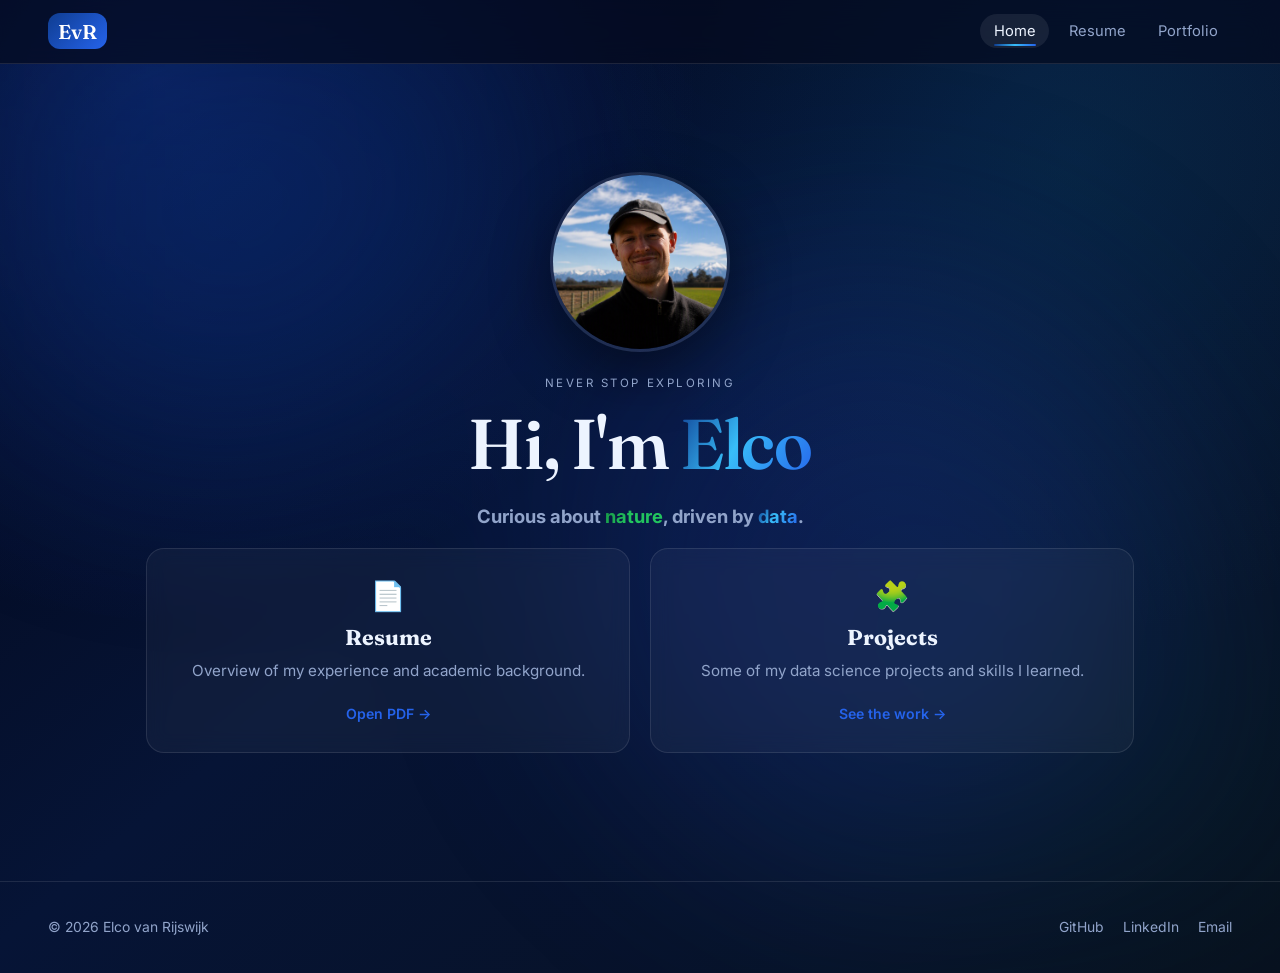
<file: index.html>
<!DOCTYPE html>
<html lang="en">

<head>
  <meta charset="UTF-8" />
  <meta name="viewport" content="width=device-width, initial-scale=1.0" />
  <title>Elco van Rijswijk</title>
  
  <meta name="description" content="Personal portfolio, resume and travel photo map of Elco van Rijswijk." />
  <link rel="preconnect" href="https://fonts.googleapis.com" />
  <link rel="preconnect" href="https://fonts.gstatic.com" crossorigin />
  <link
    href="https://fonts.googleapis.com/css2?family=Inter:wght@300;400;500;600;700&family=Fraunces:opsz,wght@9..144,400;9..144,600&display=swap"
    rel="stylesheet" />
  <link rel="stylesheet" href="assets/css/style.css" />
  <title>Elco van Rijswijk</title>
  <link rel="icon" href="assets/photos/favicon.ico" type="image/x-icon">
</head>

<body class="home">
  <div class="aurora" aria-hidden="true">
    <span class="blob blob-1"></span>
    <span class="blob blob-2"></span>
    <span class="blob blob-3"></span>
  </div>



  <header class="site-header">
    <a class="brand" href="index.html"><span class="brand-mark">EvR</span></a>
    <nav class="site-nav">
      <a href="index.html" class="active" aria-current="page">Home</a>
      <a href="assets/resume/resume.pdf" target="_blank" rel="noopener">Resume</a>
      <a href="portfolio.html">Portfolio</a>
    </nav>
  </header>

  <main>
    <section class="hero">
      <img class="hero-avatar reveal" src="assets/photos/profile.png" alt="Elco van Rijswijk" data-profile-popup tabindex="0" role="button" aria-label="Open profile picture" />
      <p class="eyebrow reveal">Never Stop Exploring</p>
      <h1 class="reveal">
        Hi, I'm <span class="gradient-text">Elco</span><br />
      </h1>

      <h2 class="lede reveal">
        Curious about <span class="gradient-text nature-gradient">nature</span>, driven by <span class="gradient-text">data</span>.
      </h2>


    <section class="cards" aria-label="Sections">
      <a class="card reveal" href="assets/resume/resume.pdf" target="_blank" rel="noopener">
        <div class="card-icon">📄</div>
        <h2>Resume</h2>
        <p>Overview of my experience and academic background.</p>
        <span class="card-link">Open PDF →</span>
      </a>
      <a class="card reveal" href="portfolio.html">
        <div class="card-icon">🧩</div>
        <h2>Projects</h2>
        <p>Some of my data science projects and skills I learned.</p>
        <span class="card-link">See the work →</span>
      </a>
      <!--
      <a class="card reveal" href="map.html">
        <div class="card-icon">🌍</div>
        <h2>Travel Map</h2>
        <p>A world map with photos from the places I've been.</p>
        <span class="card-link">Start exploring →</span>
      </a>
      -->
    </section>
  </main>

  <footer class="site-footer">
    <p>© <span id="year"></span> Elco van Rijswijk</p>
    <ul class="socials">
      <li><a href="https://github.com/ElcovRijswijk" target="_blank" rel="noopener">GitHub</a></li>
      <li><a href="https://www.linkedin.com/in/elcovrijswijk/" target="_blank" rel="noopener">LinkedIn</a></li>
      <li><a href="#email-popup" data-email-popup>Email</a></li>
    </ul>
  </footer>

  <script src="assets/js/main.js"></script>
</body>

</html>
</file>
<file: assets/css/style.css>
:root {
  color-scheme: dark;
  --bg: #050b1f;
  --bg-soft: #0b1430;
  --surface: rgba(255, 255, 255, 0.04);
  --surface-strong: rgba(255, 255, 255, 0.08);
  --border: rgba(255, 255, 255, 0.1);
  --text: #edf4ff;
  --muted: #91a4ca;
  --accent-1: #0f3d91;
  --accent-2: #2563eb;
  --accent-3: #38bdf8;
  --glow-1: rgba(8, 47, 120, 0.8);
  --glow-2: rgba(6, 78, 59, 0.34);
  --glow-3: rgba(30, 64, 175, 0.55);
  --radius: 18px;
  --shadow: 0 20px 60px rgba(0, 0, 0, 0.45);
  --max: 1180px;
}

* { box-sizing: border-box; }

html { scroll-behavior: smooth; }

body {
  margin: 0;
  min-height: 100vh;
  font-family: "Inter", system-ui, -apple-system, "Segoe UI", sans-serif;
  background:
    radial-gradient(circle at 12% 8%, rgba(29, 78, 216, 0.32), transparent 34rem),
    radial-gradient(circle at 84% 16%, rgba(14, 116, 144, 0.18), transparent 30rem),
    linear-gradient(140deg, #020617 0%, #061436 46%, #08111f 100%);
  color: var(--text);
  -webkit-font-smoothing: antialiased;
  display: flex;
  flex-direction: column;
}

a { color: inherit; text-decoration: none; }

code {
  font-family: ui-monospace, "SFMono-Regular", Menlo, monospace;
  background: var(--surface-strong);
  padding: 0.1em 0.4em;
  border-radius: 6px;
  font-size: 0.9em;
}

/* ---------- background aurora ---------- */
.aurora {
  position: fixed;
  inset: 0;
  z-index: -1;
  overflow: hidden;
  filter: blur(115px);
  opacity: 0.48;
}

.blob {
  position: absolute;
  width: 46vw;
  height: 46vw;
  border-radius: 50%;
  animation: float 18s ease-in-out infinite;
}

.blob-1 { background: var(--glow-1); top: -12vw; left: -6vw; }
.blob-2 { background: var(--glow-2); bottom: -16vw; right: -8vw; animation-delay: -6s; }
.blob-3 { background: var(--glow-3); top: 30vh; left: 45vw; animation-delay: -11s; }

@keyframes float {
  0%, 100% { transform: translate3d(0, 0, 0) scale(1); }
  50% { transform: translate3d(4vw, -5vh, 0) scale(1.12); }
}

/* ---------- header ---------- */
.site-header {
  position: sticky;
  top: 0;
  z-index: 500;
  display: flex;
  align-items: center;
  gap: 1.5rem;
  padding: 0.9rem clamp(1rem, 4vw, 3rem);
  backdrop-filter: blur(14px);
  background: color-mix(in srgb, var(--bg) 72%, transparent);
  border-bottom: 1px solid var(--border);
}

.brand-mark {
  font-family: "Fraunces", serif;
  font-weight: 600;
  font-size: 1.25rem;
  letter-spacing: 0.02em;
  padding: 0.35rem 0.6rem;
  border-radius: 12px;
  background: linear-gradient(135deg, var(--accent-1), var(--accent-2));
  color: #fff;
}

.site-nav {
  margin-left: auto;
  display: flex;
  gap: 0.35rem;
  min-width: 0;
  flex-wrap: nowrap;
  overflow-x: auto;
  scrollbar-width: none;
}

.site-nav::-webkit-scrollbar { display: none; }

.site-nav a {
  position: relative;
  flex: none;
  padding: 0.5rem 0.85rem;
  border-radius: 999px;
  font-size: 0.92rem;
  color: var(--muted);
  transition: background 0.2s, color 0.2s;
}

.site-nav a:hover { color: var(--text); background: var(--surface); }
.site-nav a.active { color: var(--text); background: var(--surface-strong); }

.site-nav a.active::after {
  content: "";
  position: absolute;
  right: 0.85rem;
  bottom: 0.15rem;
  left: 0.85rem;
  height: 2px;
  border-radius: 999px;
  background: linear-gradient(90deg, var(--accent-1), var(--accent-3), var(--accent-2));
}

/* ---------- hero ---------- */
main { flex: 1; }

.hero {
  max-width: var(--max);
  margin: 0 auto;
  padding: clamp(4rem, 12vh, 8rem) clamp(1rem, 4vw, 3rem) 3rem;
  text-align: center;
}

.hero-avatar {
  width: 180px;
  height: 180px;
  margin: 0 auto 1.5rem;
  display: block;
  border-radius: 50%;
  object-fit: cover;
  border: 3px solid var(--border);
  box-shadow: var(--shadow);
  cursor: zoom-in;
}

.eyebrow {
  text-transform: uppercase;
  letter-spacing: 0.22em;
  font-size: 0.72rem;
  color: var(--muted);
  margin: 0 0 1rem;
}

.hero h1 {
  font-family: "Fraunces", serif;
  font-weight: 600;
  font-size: clamp(2.4rem, 6vw, 4.4rem);
  line-height: 1.08;
  margin: 0 0 1.2rem;
  letter-spacing: -0.02em;
}

.gradient-text {
  background: linear-gradient(120deg, var(--accent-1), var(--accent-3) 45%, var(--accent-2));
  -webkit-background-clip: text;
  background-clip: text;
  color: transparent;
}

.nature-gradient {
  background-image: linear-gradient(120deg, #179545 0%, #22c55e 48%);
}

.bio-gradient {
  background-image: linear-gradient(120deg, #22c55e 25%, #38bdf8 48%, #2563eb 100%);
}

.hero-subtitle {
  max-width: 760px;
  margin: -0.35rem auto 0.9rem;
  font-family: "Fraunces", serif;
  font-size: clamp(1.05rem, 2.1vw, 1.55rem);
  font-weight: 600;
  line-height: 1.35;
  letter-spacing: 0;
}

.lede {
  max-width: 60ch;
  margin: 0 auto;
  color: var(--muted);
  font-size: clamp(1rem, 2vw, 1.15rem);
  line-height: 1.7;
}

.cta-row {
  display: flex;
  justify-content: center;
  flex-wrap: wrap;
  gap: 0.8rem;
  margin-top: 2.4rem;
}

.btn {
  display: inline-flex;
  align-items: center;
  gap: 0.5rem;
  padding: 0.85rem 1.5rem;
  border-radius: 999px;
  font-weight: 600;
  font-size: 0.95rem;
  border: 1px solid transparent;
  transition: transform 0.18s ease, box-shadow 0.18s ease, background 0.18s;
}

.btn:hover { transform: translateY(-2px); }

.btn-primary {
  background: linear-gradient(120deg, var(--accent-1), var(--accent-2));
  color: #fff;
  box-shadow: 0 12px 30px rgba(124, 92, 255, 0.35);
}

.btn-ghost {
  border-color: var(--border);
  background: var(--surface);
  color: var(--text);
}

.btn-ghost:hover { background: var(--surface-strong); }

/* ---------- cards ---------- */
.cards {
  max-width: var(--max);
  margin: 0 auto;
  padding: 1rem clamp(1rem, 4vw, 3rem) 5rem;
  display: grid;
  gap: 1.25rem;
  grid-template-columns: repeat(auto-fit, minmax(260px, 1fr));
}

.card {
  padding: 1.8rem;
  border-radius: var(--radius);
  border: 1px solid var(--border);
  background: var(--surface);
  backdrop-filter: blur(10px);
  transition: transform 0.22s ease, border-color 0.22s, box-shadow 0.22s;
}

.card:hover {
  transform: translateY(-6px);
  border-color: color-mix(in srgb, var(--accent-1) 55%, transparent);
  box-shadow: var(--shadow);
}

.card-icon { font-size: 1.8rem; }
.card h2 { font-family: "Fraunces", serif; font-size: 1.35rem; margin: 0.7rem 0 0.5rem; }
.card p { color: var(--muted); margin: 0 0 1.2rem; line-height: 1.6; font-size: 0.95rem; }
.card-link { font-size: 0.88rem; font-weight: 600; color: var(--accent-2); }

/* ---------- generic page ---------- */
.page {
  max-width: var(--max);
  margin: 0 auto;
  padding: clamp(2.5rem, 8vh, 5rem) clamp(1rem, 4vw, 3rem) 4rem;
}

.page-head h1 {
  font-family: "Fraunces", serif;
  font-size: clamp(2rem, 5vw, 3.2rem);
  margin: 0 0 0.8rem;
  letter-spacing: -0.02em;
}

.page-head .lede { margin: 0 0 2rem; }

.inline-link {
  color: var(--accent-2);
  font-weight: 600;
  text-decoration: underline;
  text-decoration-color: color-mix(in srgb, var(--accent-2) 55%, transparent);
  text-underline-offset: 0.18em;
}

.inline-link:hover { color: var(--accent-3); }

.filters {
  display: flex;
  flex-wrap: wrap;
  gap: 0.5rem;
  margin-bottom: 2rem;
}

.chip {
  padding: 0.45rem 0.95rem;
  border-radius: 999px;
  border: 1px solid var(--border);
  background: var(--surface);
  color: var(--muted);
  font-size: 0.85rem;
  cursor: pointer;
  transition: background 0.2s, color 0.2s;
}

.chip:hover { color: var(--text); }
.chip[aria-pressed="true"] {
  background: linear-gradient(120deg, var(--accent-1), var(--accent-2));
  color: #fff;
  border-color: transparent;
}

.project-grid {
  display: grid;
  gap: 1.25rem;
  grid-template-columns: repeat(auto-fill, minmax(290px, 1fr));
}

.project {
  display: flex;
  flex-direction: column;
  border-radius: var(--radius);
  border: 1px solid var(--border);
  background: var(--surface);
  overflow: hidden;
  transition: transform 0.22s ease, box-shadow 0.22s;
}

.project:hover { transform: translateY(-5px); box-shadow: var(--shadow); }

.project-thumb {
  aspect-ratio: 16 / 9;
  background: linear-gradient(135deg, var(--accent-1), var(--accent-3));
  object-fit: cover;
  width: 100%;
  display: block;
}

.project-body { padding: 1.3rem; display: flex; flex-direction: column; gap: 0.6rem; flex: 1; }
.project-body h2 { font-family: "Fraunces", serif; font-size: 1.2rem; margin: 0; }
.project-body p { color: var(--muted); font-size: 0.93rem; line-height: 1.6; margin: 0; }
.tag-row { display: flex; flex-wrap: wrap; gap: 0.35rem; margin-top: auto; padding-top: 0.6rem; }
.tag {
  font-size: 0.72rem;
  letter-spacing: 0.04em;
  text-transform: uppercase;
  padding: 0.25rem 0.6rem;
  border-radius: 999px;
  background: var(--surface-strong);
  color: var(--muted);
}
.project-links { display: flex; gap: 1rem; padding-top: 0.4rem; }
.project-links a { font-size: 0.85rem; font-weight: 600; color: var(--accent-2); }
.project-links a:hover { text-decoration: underline; }

/* ---------- github + skills ---------- */
.about-grid {
  display: grid;
  grid-template-columns: repeat(auto-fit, minmax(360px, 1fr));
  gap: 1.5rem;
  align-items: start;
  margin-top: 3rem;
  margin-bottom: 2.5rem;
}

.github-section, .skills-section {
  margin: 0;
}

.skills-section { order: -1; }

.github-section h2, .skills-section h2 {
  font-family: "Fraunces", serif;
  font-size: 1.5rem;
  margin: 0 0 1rem;
}

.github-card {
  height: 100%;
  border: 1px solid var(--border);
  background: var(--surface);
  border-radius: var(--radius);
  padding: 1.75rem;
}

.github-card-head {
  display: flex;
  flex-wrap: wrap;
  align-items: center;
  justify-content: space-between;
  gap: 1rem;
  margin-bottom: 1.2rem;
}

.github-card-head h2 { margin: 0; margin-right: auto; }

.github-profile-summary {
  display: flex;
  align-items: center;
  gap: 0.75rem;
  margin-bottom: 0.9rem;
  color: inherit;
  text-decoration: none;
}

.github-profile-summary:hover strong { color: var(--accent-3); }
.github-card-head .github-profile-summary { margin-bottom: 0; }

.snapshot-avatar {
  width: 44px;
  height: 44px;
  border: 2px solid var(--accent-2);
  border-radius: 50%;
  object-fit: cover;
}

.github-profile-summary strong, .github-profile-summary span,
.minimal-profile strong, .minimal-profile span {
  display: block;
}

.github-profile-summary strong, .minimal-profile strong { color: var(--text); font-size: 0.92rem; }
.github-profile-summary span, .minimal-profile span { color: var(--muted); font-size: 0.78rem; }

.github-square-frame {
  margin-top: 1rem;
  overflow: hidden;
  border-top: 1px solid rgba(56, 189, 248, 0.24);
  padding-top: 1rem;
}

.github-square-chart {
  display: block;
  width: 100%;
  max-width: 100%;
  height: auto;
}

.github-strip-frame {
  overflow: hidden;
  height: 50px;
  padding: 0.4rem;
  border: 1px solid rgba(74, 222, 128, 0.24);
  border-radius: 10px;
  background: #000;
}

.github-strip {
  display: block;
  width: 100%;
  height: 100%;
  object-fit: cover;
  object-position: right center;
}

.variant-strip p { margin: 0.65rem 0 0; color: var(--muted); font-size: 0.8rem; }

.variant-cta { background: rgba(8, 47, 59, 0.45); }

.minimal-profile {
  display: flex;
  align-items: center;
  gap: 0.75rem;
}

.minimal-profile .btn { margin-left: auto; white-space: nowrap; }
.minimal-mark {
  display: grid;
  width: 42px;
  height: 42px;
  place-items: center;
  border-radius: 12px;
  background: linear-gradient(135deg, var(--accent-1), var(--accent-2));
  color: #fff;
  font-size: 0.75rem;
  font-weight: 700;
}

@media (max-width: 520px) {
  .minimal-profile { align-items: flex-start; flex-wrap: wrap; }
  .minimal-profile .btn { margin-left: 0; }
}

.github-card-body {
  display: flex;
  flex-direction: column;
  gap: 1.5rem;
}

.github-chart-frame {
  overflow: hidden;
  padding: 0.85rem 0.75rem;
  border: 1px solid rgba(74, 222, 128, 0.24);
  border-radius: 14px;
  background: linear-gradient(145deg, #030817, #071c1d 72%, #0a2b21);
  box-shadow: inset 0 1px 0 rgba(255, 255, 255, 0.04), 0 10px 24px rgba(2, 6, 23, 0.24);
}

.github-chart {
  display: block;
  width: 100%;
  max-width: 100%;
}

.github-stats-row { display: flex; flex-wrap: wrap; gap: 0.6rem; }
.github-stats-row div {
  flex: 1;
  min-width: 90px;
  background: var(--surface);
  border: 1px solid var(--border);
  border-radius: 14px;
  padding: 0.7rem 0.5rem;
  text-align: center;
}
.github-stats-row strong { display: block; font-size: 1.3rem; }
.github-stats-row span { font-size: 0.72rem; color: var(--muted); text-transform: uppercase; letter-spacing: 0.08em; }

.skills-table-wrap {
  border: 1px solid var(--border);
  border-radius: var(--radius);
  overflow-x: auto;
}

.skills-table {
  width: 100%;
  border-collapse: collapse;
  font-size: 0.9rem;
}

.skills-table th, .skills-table td {
  padding: 0.9rem 1.1rem;
  text-align: left;
  vertical-align: middle;
  border-bottom: 1px solid var(--border);
}

.skills-table th {
  color: var(--muted);
  font-size: 0.78rem;
  text-transform: uppercase;
  letter-spacing: 0.06em;
  background: var(--surface);
}

.skills-table tbody tr:last-child td { border-bottom: none; }
.skills-table td:first-child { font-weight: 600; white-space: nowrap; }
.skills-table td img { height: 20px; margin: 2px 4px 2px 0; vertical-align: middle; }

/* ---------- map page ---------- */
body.map-page { height: 100vh; overflow: hidden; }

.map-layout {
  display: grid;
  grid-template-columns: minmax(280px, 340px) 1fr;
  height: calc(100vh - 66px);
  min-height: 0;
}

.map-sidebar {
  padding: 1.5rem 1.25rem;
  border-right: 1px solid var(--border);
  background: color-mix(in srgb, var(--bg-soft) 85%, transparent);
  display: flex;
  flex-direction: column;
  gap: 0.9rem;
  min-height: 0;
}

.map-sidebar h1 { font-family: "Fraunces", serif; font-size: 1.8rem; margin: 0; }
.sidebar-lede { color: var(--muted); font-size: 0.9rem; margin: 0; }

.map-stats { display: flex; gap: 0.6rem; }
.map-stats div {
  flex: 1;
  background: var(--surface);
  border: 1px solid var(--border);
  border-radius: 14px;
  padding: 0.7rem 0.5rem;
  text-align: center;
}
.map-stats strong { display: block; font-size: 1.3rem; }
.map-stats span { font-size: 0.72rem; color: var(--muted); text-transform: uppercase; letter-spacing: 0.08em; }

.place-search {
  width: 100%;
  padding: 0.7rem 0.9rem;
  border-radius: 12px;
  border: 1px solid var(--border);
  background: var(--surface);
  color: var(--text);
  font: inherit;
  font-size: 0.9rem;
}
.place-search:focus { outline: 2px solid var(--accent-1); outline-offset: 1px; }

.place-list {
  list-style: none;
  margin: 0;
  padding: 0 0.2rem 1rem 0;
  overflow-y: auto;
  flex: 1;
  display: flex;
  flex-direction: column;
  gap: 0.5rem;
}

.continent-group {
  border: 1px solid var(--border);
  border-radius: 14px;
  background: var(--surface);
  overflow: hidden;
}

.continent-group summary {
  list-style: none;
  cursor: pointer;
  display: flex;
  align-items: center;
  justify-content: space-between;
  gap: 0.75rem;
  padding: 0.75rem 0.85rem;
  color: var(--text);
  font-size: 0.82rem;
  font-weight: 600;
  letter-spacing: 0.04em;
  text-transform: uppercase;
}

.continent-group summary::-webkit-details-marker { display: none; }
.continent-group summary::before { content: "▸"; color: var(--accent-2); transition: transform 0.2s; }
.continent-group[open] summary::before { transform: rotate(90deg); }
.continent-group summary:hover { background: var(--surface-strong); }
.continent-count { color: var(--muted); font-size: 0.72rem; margin-left: auto; }

.continent-places {
  list-style: none;
  display: flex;
  flex-direction: column;
  gap: 0.5rem;
  margin: 0;
  padding: 0 0.5rem 0.5rem;
}

.place-item {
  width: 100%;
  text-align: left;
  border: 1px solid var(--border);
  background: var(--surface);
  color: inherit;
  border-radius: 14px;
  padding: 0.7rem 0.85rem;
  cursor: pointer;
  font: inherit;
  display: flex;
  gap: 0.75rem;
  align-items: center;
  transition: border-color 0.18s, transform 0.18s;
}

.place-item:hover { transform: translateX(3px); border-color: var(--accent-2); }
.place-item img { width: 44px; height: 44px; border-radius: 10px; object-fit: cover; flex: none; }
.place-item .pi-name { font-weight: 600; font-size: 0.92rem; }
.place-item .pi-meta { font-size: 0.76rem; color: var(--muted); }

.map-wrap { position: relative; min-height: 0; }
#map { position: absolute; inset: 0; background: var(--bg-soft); }

.leaflet-popup-content-wrapper {
  background: var(--bg-soft);
  color: var(--text);
  border-radius: 16px;
  border: 1px solid var(--border);
  box-shadow: var(--shadow);
}
.leaflet-popup-tip { background: var(--bg-soft); }
.leaflet-popup-content { margin: 0.9rem 1rem; width: 250px !important; }
.popup-title { font-family: "Fraunces", serif; font-size: 1.05rem; margin: 0 0 0.15rem; }
.popup-meta { font-size: 0.78rem; color: var(--muted); margin: 0 0 0.6rem; }
.popup-note { font-size: 0.85rem; color: var(--muted); line-height: 1.5; margin: 0.6rem 0 0; }
.popup-photos { display: grid; grid-template-columns: repeat(3, 1fr); gap: 4px; }
.popup-photos button { padding: 0; border: 0; background: none; cursor: pointer; }
.popup-photos img { width: 100%; aspect-ratio: 1; object-fit: cover; border-radius: 8px; display: block; }

.pin {
  width: 16px;
  height: 16px;
  border-radius: 50%;
  background: linear-gradient(135deg, var(--accent-2), var(--accent-1));
  border: 2px solid #fff;
  box-shadow: 0 0 0 4px rgba(18, 216, 177, 0.25);
}

.country-glow {
  animation: countryGlow 1.8s ease-in-out infinite;
}

@keyframes countryGlow {
  0%, 100% {
    filter: drop-shadow(0 0 2px rgba(255, 214, 10, 0.85)) drop-shadow(0 0 6px rgba(255, 214, 10, 0.5));
  }
  50% {
    filter: drop-shadow(0 0 9px rgba(255, 214, 10, 1)) drop-shadow(0 0 18px rgba(255, 214, 10, 0.8));
  }
}

@media (prefers-reduced-motion: reduce) {
  .country-glow { animation: none; filter: drop-shadow(0 0 6px rgba(255, 214, 10, 0.9)); }
}

/* ---------- lightbox ---------- */
.lightbox {
  position: fixed;
  inset: 0;
  z-index: 1000;
  background: rgba(5, 8, 15, 0.92);
  display: flex;
  align-items: center;
  justify-content: center;
  gap: 1rem;
  padding: 2rem;
}
.lightbox[hidden] { display: none; }
.lb-figure { margin: 0; max-width: min(1100px, 90vw); text-align: center; }
.lb-figure img { max-width: 100%; max-height: 78vh; border-radius: 14px; box-shadow: var(--shadow); }
.lb-figure figcaption { color: #cfd6ea; font-size: 0.9rem; margin-top: 0.8rem; }
.lightbox button {
  background: rgba(255, 255, 255, 0.1);
  border: 1px solid rgba(255, 255, 255, 0.2);
  color: #fff;
  border-radius: 999px;
  width: 46px;
  height: 46px;
  font-size: 1.5rem;
  cursor: pointer;
  flex: none;
}
.lightbox button:hover { background: rgba(255, 255, 255, 0.2); }
.lb-close { position: absolute; top: 1.5rem; right: 1.5rem; font-size: 1.1rem !important; }

/* ---------- footer ---------- */
.site-footer {
  border-top: 1px solid var(--border);
  padding: 1.5rem clamp(1rem, 4vw, 3rem);
  display: flex;
  flex-wrap: wrap;
  gap: 1rem;
  justify-content: space-between;
  align-items: center;
  color: var(--muted);
  font-size: 0.87rem;
}
.socials { list-style: none; display: flex; gap: 1.2rem; margin: 0; padding: 0; }
.socials a:hover { color: var(--text); }

.email-popup {
  position: fixed;
  inset: 0;
  z-index: 1000;
  display: grid;
  place-items: center;
  padding: 1.5rem;
  background: rgba(2, 6, 23, 0.78);
  backdrop-filter: blur(8px);
}

.email-popup[hidden] { display: none; }

.email-popup-card {
  position: relative;
  width: min(480px, 100%);
  padding: 2rem;
  border: 1px solid var(--border);
  border-radius: var(--radius);
  background: var(--bg-soft);
  box-shadow: var(--shadow);
}

.email-popup-card h2 {
  margin: 0 0 0.7rem;
  font-family: "Fraunces", serif;
  font-size: 1.7rem;
}

.email-popup-card p:not(.eyebrow) {
  margin: 0 0 1.4rem;
  color: var(--muted);
  line-height: 1.7;
}

.email-popup-icon {
  margin-bottom: 1rem;
  color: var(--accent-2);
  font-size: 2rem;
}

.email-popup-close {
  position: absolute;
  top: 1rem;
  right: 1rem;
  width: 34px;
  height: 34px;
  border: 1px solid var(--border);
  border-radius: 50%;
  background: var(--surface);
  color: var(--text);
  font-size: 1.4rem;
  line-height: 1;
  cursor: pointer;
}

.email-popup-close:hover { background: var(--surface-strong); }

.profile-popup-card { text-align: center; }

.profile-popup-image {
  display: block;
  width: min(360px, 100%);
  aspect-ratio: 1;
  margin: 0 auto 1.4rem;
  border-radius: 50%;
  object-fit: cover;
  filter: blur(18px) saturate(0.8);
  opacity: 0.78;
  border: 3px solid var(--accent-2);
  box-shadow: 0 0 35px rgba(37, 99, 235, 0.4);
}

/* ---------- reveal animation ---------- */
.reveal { opacity: 0; transform: translateY(18px); transition: opacity 0.6s ease, transform 0.6s ease; }
.reveal.is-visible { opacity: 1; transform: none; }

@media (prefers-reduced-motion: reduce) {
  .reveal { opacity: 1; transform: none; transition: none; }
  .blob { animation: none; }
  html { scroll-behavior: auto; }
}

@media (max-width: 860px) {
  body.map-page { height: auto; overflow: auto; }
  .map-layout { grid-template-columns: 1fr; height: auto; }
  .map-sidebar { border-right: 0; border-bottom: 1px solid var(--border); }
  .place-list { max-height: 320px; }
  .map-wrap { height: 65vh; }
  .site-nav { gap: 0; }
}
</file>
